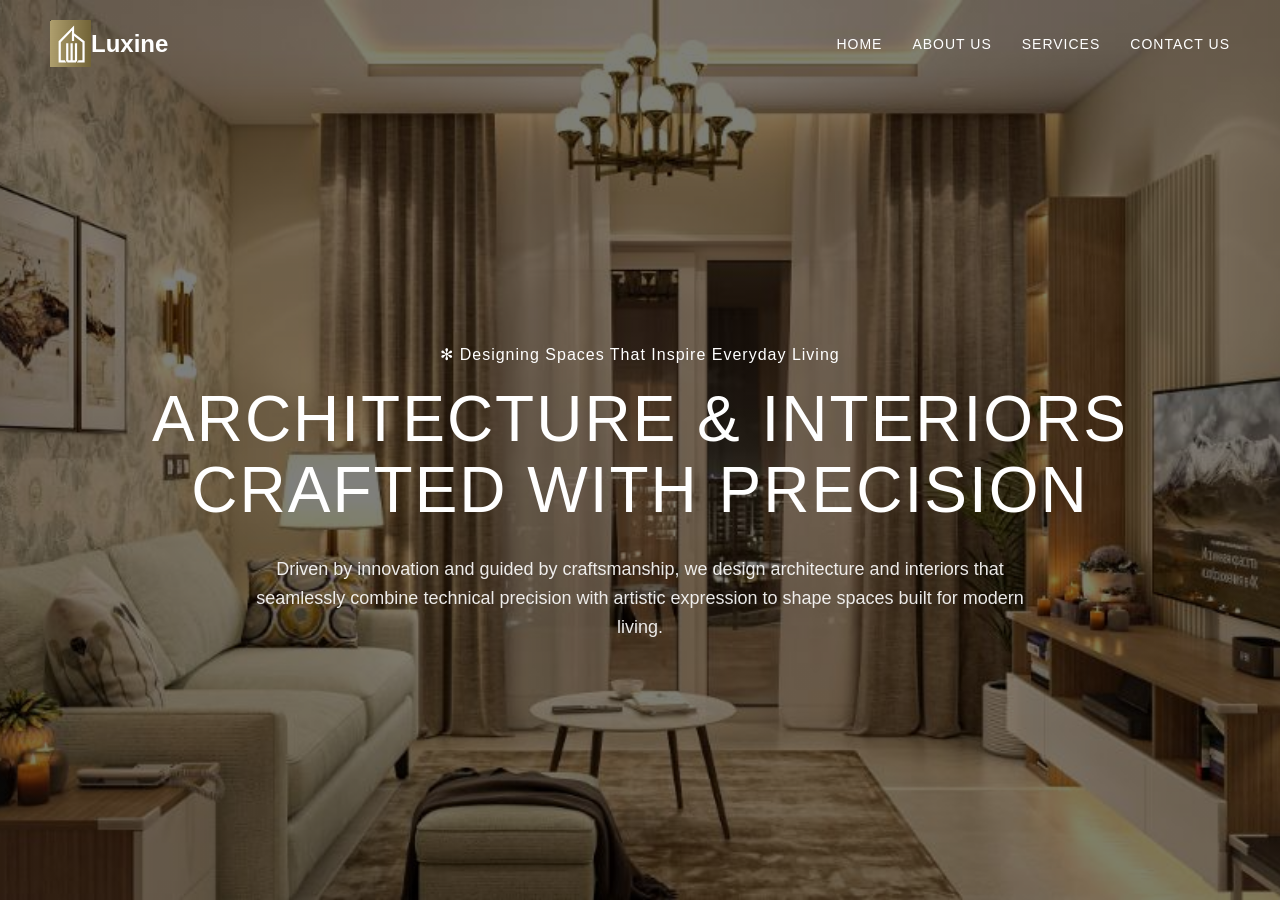
<file: index.html>
<!DOCTYPE html>
<html lang="en">
<head>
    <meta charset="UTF-8">
    <meta name="viewport" content="width=device-width, initial-scale=1.0">
    <title>Luxine - Architecture & Interiors</title>
    <link rel="stylesheet" href="style.css">
</head>
<body>

    <section class="hero-section">
        <nav class="navbar">
            <div class="logo">
                <img src="logo3.png" alt="Luxine Logo">
                <span>Luxine</span>
            </div>
            <ul class="nav-links">
                <li><a href="index.html">HOME </a></li>
                <li><a href="about us1.html">ABOUT US</a></li>
                <li><a href="services1.html">SERVICES</a></li>
                <li><a href="contact us1.html">CONTACT US</a></li>
            </ul>
        </nav>

        <div class="hero-content">
            <p class="sub-headline">✻ Designing Spaces That Inspire Everyday Living</p>
            <h1>ARCHITECTURE & INTERIORS <br> CRAFTED WITH PRECISION</h1>
            <p class="description">
                Driven by innovation and guided by craftsmanship, we design architecture and interiors that seamlessly combine technical precision with artistic expression to shape spaces built for modern living.
            </p>
        </div>
    </section>
   </body>
   </html>
</file>
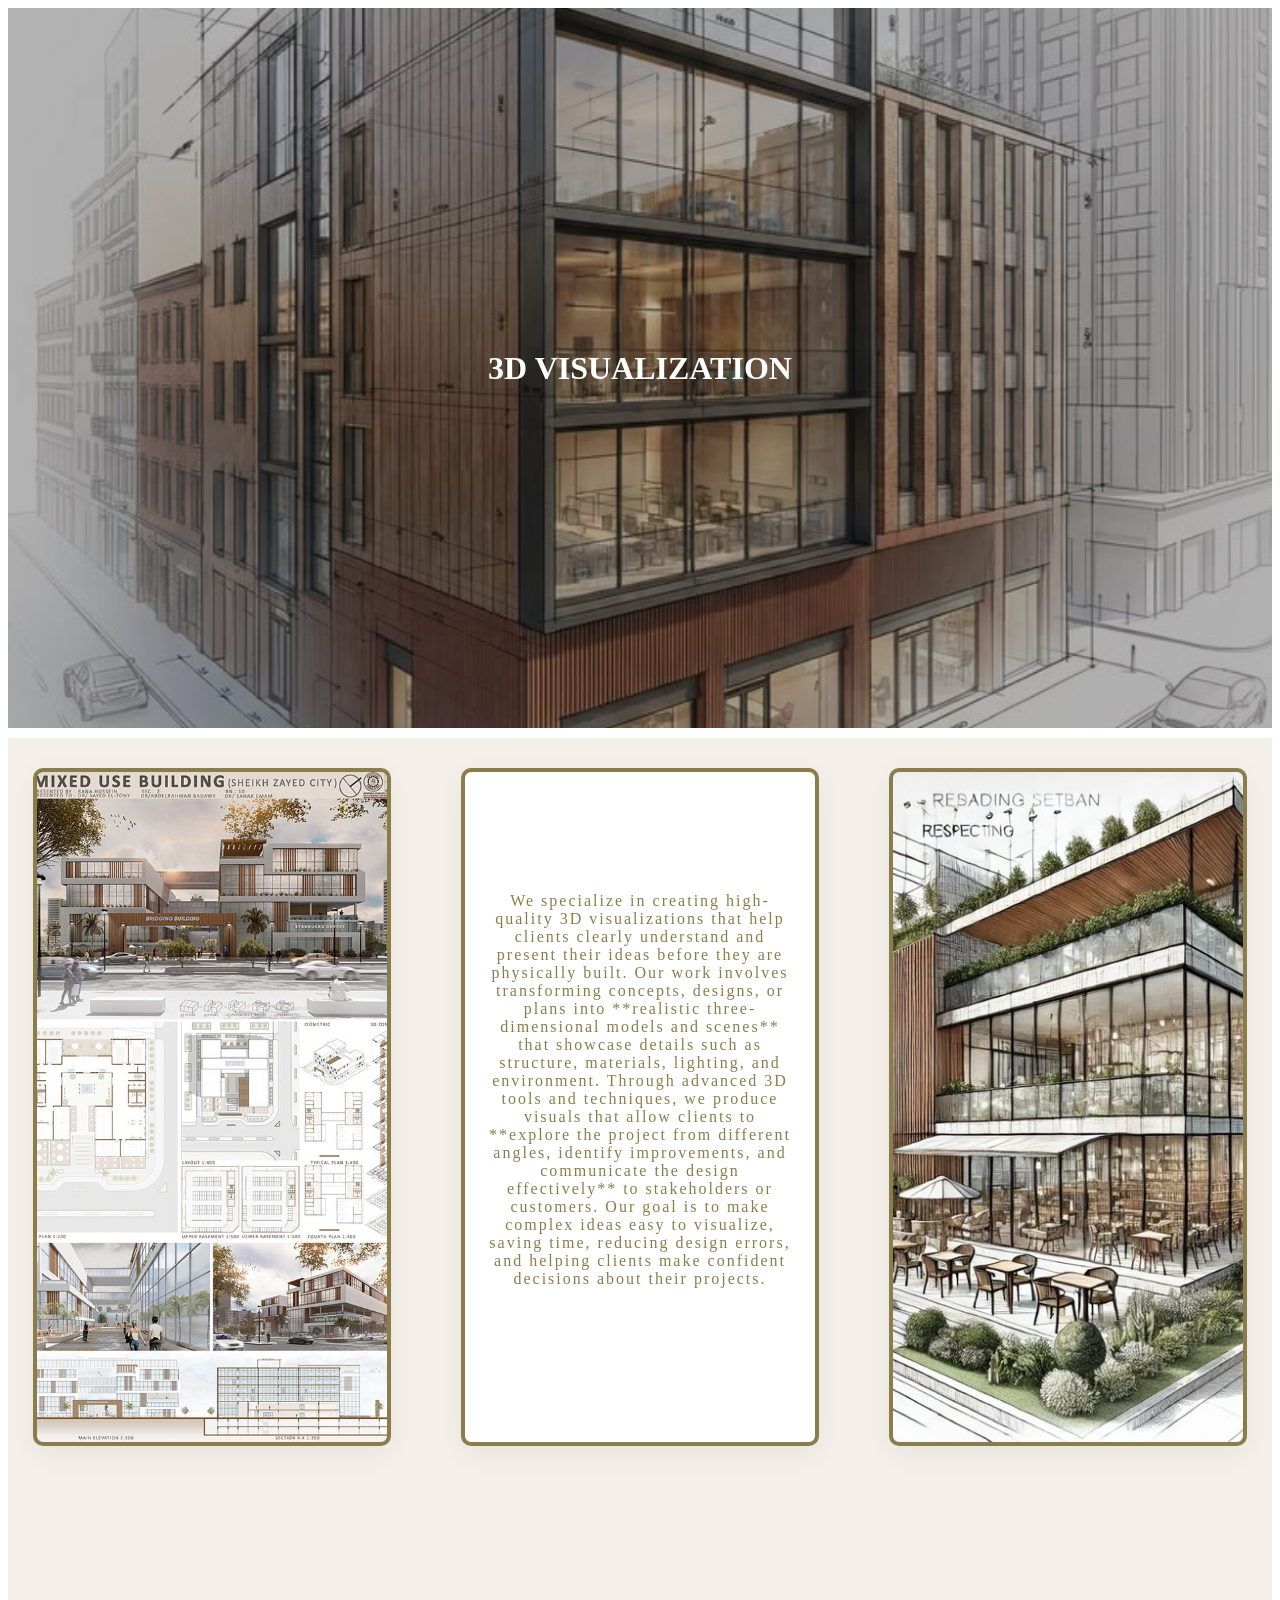
<file: 3Dvisualization.html>
<!DOCTYPE html>
<html>
    <head>
        <title>INTERIOR DESIGN</title>
        <style>
   * {
    
   }
   .hero-section {
    width: 100%;
    height: 80vh;
    background: linear-gradient(rgba(0,0,0,0.3), rgba(0,0,0,0.3)), 
                url('pic56.jpg') center/cover no-repeat;
    color: white;
    display: flex;
    flex-direction: column;
    margin-bottom: 10PX;
}
.hero-content {
    flex-grow: 1;
    display: flex;
    flex-direction: column;
    justify-content: center;
    align-items: center;
    text-align: center;
    padding: 0 10%;
    height: 80vh;
}
.hero-content h1{
    font: size 40%;
}
.container{
    background-color: #f4efe8;
    height: 100vh;
}
.boxes {
    display: grid;
    grid-template-columns: 1fr 1fr 1fr;
    gap: 20px;
     
}
.box1{
 background: #ffffff;
    padding: 20px;
    border-radius: 10px;
    box-shadow: 0 8px 30px rgba(0,0,0,0.05);
    height: 70vh;
    margin-left:25px; 
    margin-top: 30px;
    margin-right: 25px;
    background:url(pic54.jpg) center/ cover no-repeat;
    overflow: hidden;
    border:#8B7D4B solid  4px;
}
.box2{
 background: #ffffff;
    padding: 20px;
    border-radius: 10px;
    box-shadow: 0 8px 30px rgba(0,0,0,0.05);
    height: 70vh;
    margin-left:25px; 
    margin-top: 30px;
    margin-right: 25px;
    
    overflow: hidden;
    border:#8B7D4B solid  4px;
}
.box-content
{
   flex-grow: 1;
    display: flex;
    flex-direction: column;
    justify-content: center;
    align-items: center;
    text-align: center; 
    color:#E8DCCB;
    font-family: serif;
    letter-spacing: 2PX;
}
.box-content p{
    margin-top: 100px;
    color:#8B7D4B;
}
.box3{
 background: #ffffff;
    padding: 20px;
    border-radius: 10px;
    box-shadow: 0 8px 30px rgba(0,0,0,0.05);
    height: 70vh;
    margin-left:25px; 
    margin-top: 30px;
    margin-right: 25px;
    background:url(pic55.jpg) center/ cover no-repeat;
    overflow: hidden;
    border:#8B7D4B solid  4px;
}

        </style>
    </head>
    <body>
        <div class="hero-section">
             <div class="hero-content">
                  <h1>3D VISUALIZATION</h1>
            </div>
        </div>
        <div class="container">
           <div class="boxes">
            <div class="box1">

            </div>
            <div class="box2">
              <div class="box-content">
                <p>
                    We specialize in creating high-quality 3D visualizations that help clients clearly understand and present their ideas before they are physically built. Our work involves transforming concepts, designs, or plans into **realistic three-dimensional models and scenes** that showcase details such as structure, materials, lighting, and environment. Through advanced 3D tools and techniques, we produce visuals that allow clients to **explore the project from different angles, identify improvements, and communicate the design effectively** to stakeholders or customers. Our goal is to make complex ideas easy to visualize, saving time, reducing design errors, and helping clients make confident decisions about their projects.

                </p>
              </div>
           </div>
           <div class="box3">

           </div>
    </body>
    
</html>
</file>
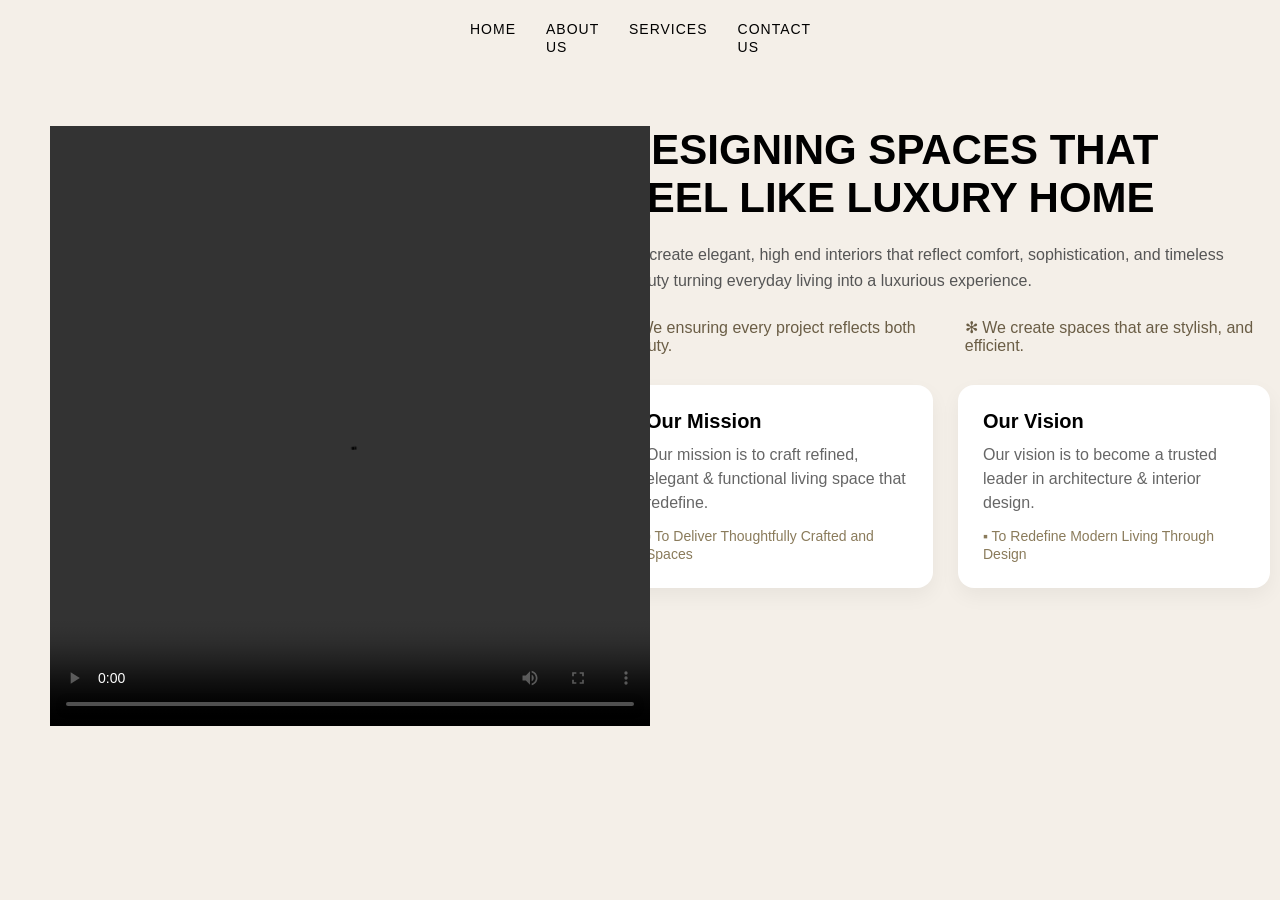
<file: about us1.html>
<!DOCTYPE html>
<html lang="en">
<head>
<meta charset="UTF-8">
<title>Luxury Interior Section</title>
<link rel="stylesheet" href="style1.css">
</head>

<body>
     
    <section class="hero-section">
        <nav class="navbar">
     <ul class="nav-links">
                <li><a href="index.html">HOME </a></li>
                <li><a href="about us1.html">ABOUT US</a></li>
                <li><a href="services1.html">SERVICES</a></li>
                <li><a href="contact us1.html">CONTACT US</a></li>
            </ul>
        </nav>
        </section>

<section class="hero">

    
    <div class="hero-left">
        <video controls  class="video">
            <source src="vedio.mp4" type="video/mp4">
        </video>
    </div>

    
    <div class="hero-right">

        <h1>DESIGNING SPACES THAT FEEL LIKE LUXURY HOME</h1>

        <p class="subtitle">
            We create elegant, high end interiors that reflect comfort,
            sophistication, and timeless beauty turning everyday living
            into a luxurious experience.
        </p>

        <div class="features">
            <div>✻ We ensuring every project reflects both beauty.</div>
            <div>✻ We create spaces that are stylish, and efficient.</div>
        </div>

        <div class="boxes">

            <div class="box">
                <h3>Our Mission</h3>
                <p>
                    Our mission is to craft refined, elegant &
                    functional living space that redefine.
                </p>
                <span class="box-point">
                    ▪ To Deliver Thoughtfully Crafted and Spaces
                </span>
            </div>

            <div class="box">
                <h3>Our Vision</h3>
                <p>
                    Our vision is to become a trusted leader
                    in architecture & interior design.
                </p>
                <span class="box-point">
                    ▪ To Redefine Modern Living Through Design
                </span>
            </div>

        </div>

        

    </div>

</section>

</body>
</html>
</file>
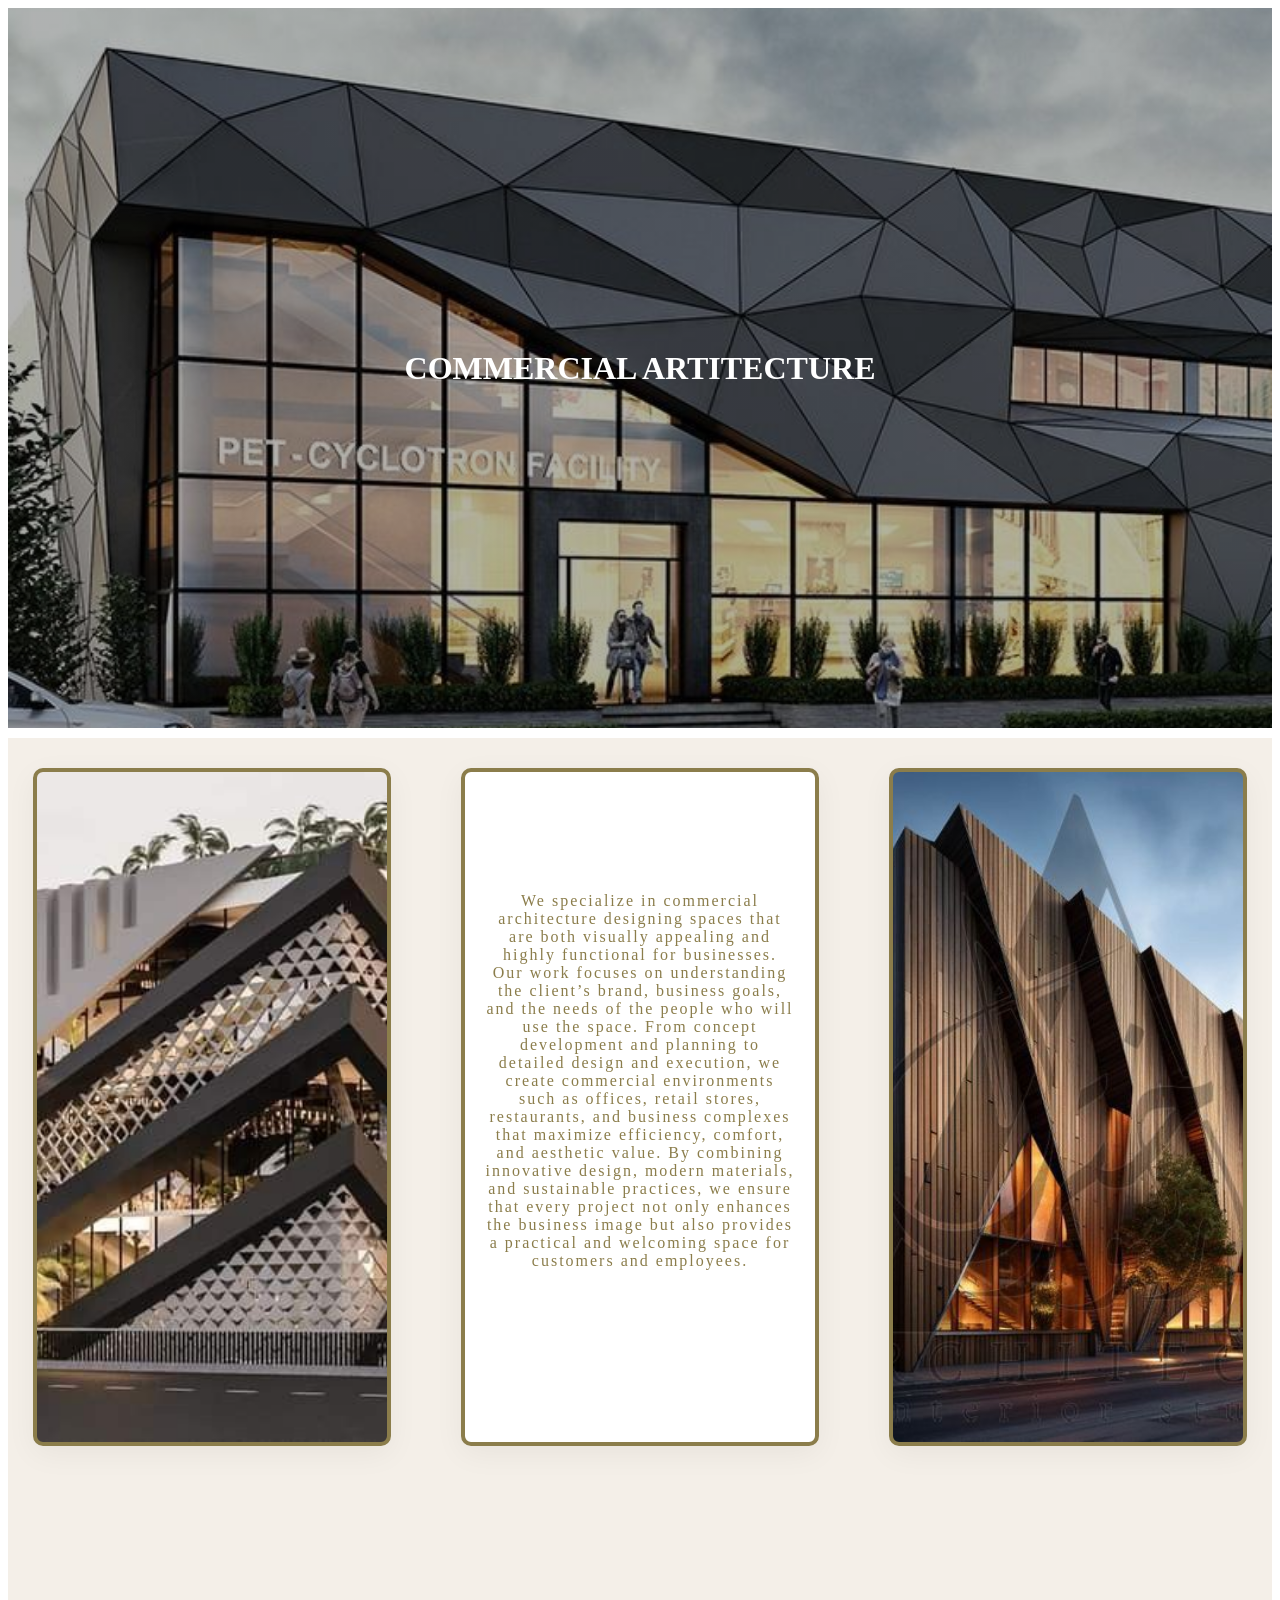
<file: comercialartitecture.html>
<!DOCTYPE html>
<html>
    <head>
        <title>INTERIOR DESIGN</title>
        <style>
   * {
    
   }
   .hero-section {
    width: 100%;
    height: 80vh;
    background: linear-gradient(rgba(0,0,0,0.3), rgba(0,0,0,0.3)), 
                url('pic41.jpg') center/cover no-repeat;
    color: white;
    display: flex;
    flex-direction: column;
    margin-bottom: 10PX;
}
.hero-content {
    flex-grow: 1;
    display: flex;
    flex-direction: column;
    justify-content: center;
    align-items: center;
    text-align: center;
    padding: 0 10%;
    height: 80vh;
}
.hero-content h1{
    font: size 40%;
}
.container{
    background-color: #f4efe8;
    height: 100vh;
}
.boxes {
    display: grid;
    grid-template-columns: 1fr 1fr 1fr;
    gap: 20px;
     
}
.box1{
 background: #ffffff;
    padding: 20px;
    border-radius: 10px;
    box-shadow: 0 8px 30px rgba(0,0,0,0.05);
    height: 70vh;
    margin-left:25px; 
    margin-top: 30px;
    margin-right: 25px;
    background:url(pic42.jpg) center/ cover no-repeat;
    overflow: hidden;
    border:#8B7D4B solid  4px;
}
.box2{
 background: #ffffff;
    padding: 20px;
    border-radius: 10px;
    box-shadow: 0 8px 30px rgba(0,0,0,0.05);
    height: 70vh;
    margin-left:25px; 
    margin-top: 30px;
    margin-right: 25px;
    
    overflow: hidden;
    border:#8B7D4B solid  4px;
}
.box-content
{
   flex-grow: 1;
    display: flex;
    flex-direction: column;
    justify-content: center;
    align-items: center;
    text-align: center; 
    color:#E8DCCB;
    font-family: serif;
    letter-spacing: 2PX;
}
.box-content p{
    margin-top: 100px;
    color:#8B7D4B;
}
.box3{
 background: #ffffff;
    padding: 20px;
    border-radius: 10px;
    box-shadow: 0 8px 30px rgba(0,0,0,0.05);
    height: 70vh;
    margin-left:25px; 
    margin-top: 30px;
    margin-right: 25px;
    background:url(pic43.jpg) center/ cover no-repeat;
    overflow: hidden;
    border:#8B7D4B solid  4px;
}

        </style>
    </head>
    <body>
        <div class="hero-section">
             <div class="hero-content">
                  <h1>COMMERCIAL ARTITECTURE</h1>
            </div>
        </div>
        <div class="container">
           <div class="boxes">
            <div class="box1">

            </div>
            <div class="box2">
              <div class="box-content">
                    <p>We specialize in commercial architecture designing spaces that are both visually appealing and highly functional for businesses. Our work focuses on understanding the client’s brand, business goals, and the needs of the people who will use the space. From concept development and planning to detailed design and execution, we create commercial environments such as offices, retail stores, restaurants, and business complexes that maximize efficiency, comfort, and aesthetic value. By combining innovative design, modern materials, and sustainable practices, we ensure that every project not only enhances the business image but also provides a practical and welcoming space for customers and employees.
</p>
               </div>
            </div>
           <div class="box3">

           </div>
           </div>
            <h4 onclick="gotopage()" style="margin-left: 1400px; margin-top: 60px; letter-spacing: 2px;cursor: pointer;">==></h4>
        </div>
        <script>
            function gotopage() {
                window.location.href= "culnaryinteriors.html";
            }
        </script>
    </body>
    
</html>
</file>
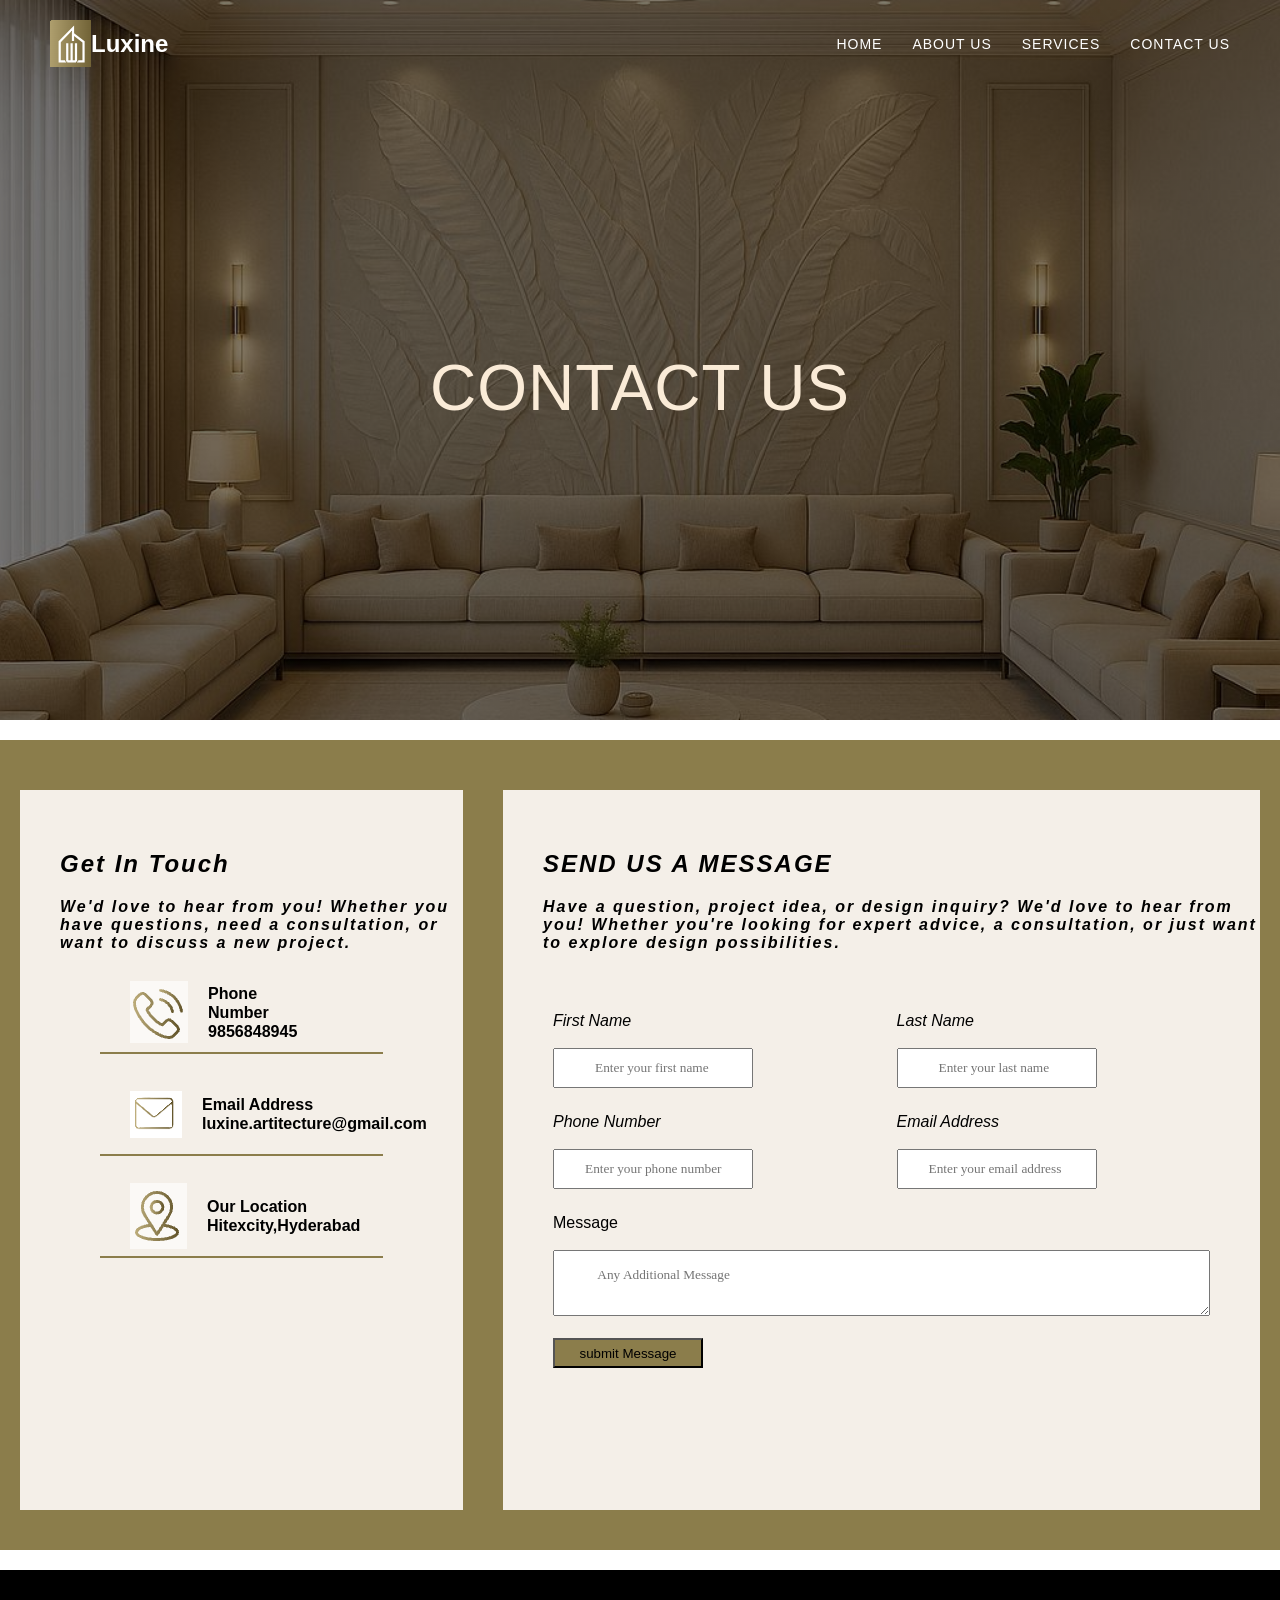
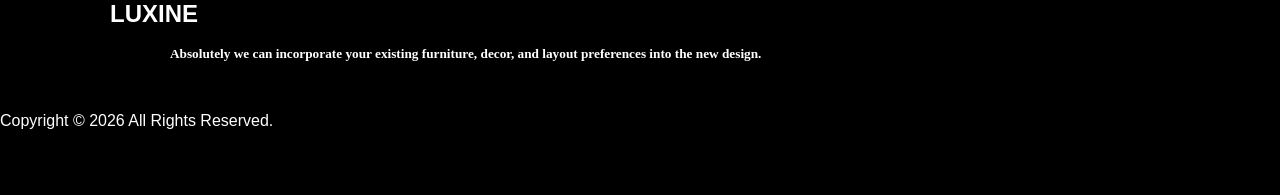
<file: contact us1.html>
<!DOCTYPE html>
<html lang="en">
<head>
<meta charset="UTF-8">
<title>Luxury Interior Section</title>
<link rel="stylesheet" href="style3.css">
</head>

<body>
    <section class="hero-section">
        <nav class="navbar">
              <div class="logo">
                <img src="logo3.png" alt="Luxine Logo">
                <span>Luxine</span>
            </div>
     <ul class="nav-links">
                <li><a href="index.html">HOME </a></li>
                <li><a href="about us1.html">ABOUT US</a></li>
                <li><a href="services1.html">SERVICES</a></li>
                <li><a href="contact us1.html">CONTACT US</a></li>
            </ul>
        </nav><div class="hero-content">
            <h1>CONTACT US</h1>
        </div>
     </section>
 <div class="container">
    <div class="boxes">
            <div class="box1">
              <h2>Get In Touch</h2>
              <h4>We'd love to hear from you! Whether you have questions, need a consultation, or want to discuss a new project.</h4>
        <div class="box1-content">
            <div class="logo2">
                <img src="pic30.png"><h6>Phone Number  9856848945</h6>
            </div>
        </div>
        <div class="box1-content">
             <div class="logo2">
                <img src="pic 31.png"><h6>Email Address  luxine.artitecture@gmail.com</h6>
            </div>       
        </div>
        <div class="box1-content">
             <div class="logo2">
                <img src="pic32.png"><h6>Our Location   Hitexcity,Hyderabad </h6>
            </div>
        </div>    
    </div>
     <box class="box2">
        
       <h2> SEND US A MESSAGE</h2>
       <h4>Have a question, project idea, or design inquiry? We'd love to hear from you! Whether you're looking for expert advice, a consultation, or just want to explore design possibilities.</h4>
       <div class="formcontainer">
       <form>
        <div class="row">
            <div class="form-group">
               <label for="First Name" style=" font-style: oblique;"> First Name</label><br><br>
               <input type="text" name="First Name"  id="First Name" placeholder="            Enter your first name" style="width: 200px; height:40px; font-family: oblique;"><br>
            </div>
            <div class="form-group">
               <label for="Last Name" style=" font-style: oblique;"> Last Name</label><br><br>
               <input type="text" name="Last Name"  id="Last Name" placeholder="            Enter your last name" style="width: 200px; height:40px; font-family: oblique;"><br>
            </div>
         </div>
        <div class="row">
            <div class="form-group">
                <laber for="Phone Number" min="0" max="9" style=" font-style: oblique;">Phone Number</laber><br><br>
                <input type="number" name="num"placeholder="         Enter your phone number" style="width: 200px; height:40px; font-family: oblique;">
            </div>
            <div class="form-group">
                <laber for="Email Address" style=" font-style: oblique;">Email Address</laber><br><br>
                <input  type="email" id="email" name="Email Address " placeholder="         Enter your email address" style="width: 200px; height:40px; font-family: oblique;">
            </div>
        </div>
                Message <br><BR>
            <textarea rows="4" cols="80" placeholder="  
             Any Additional Message" style="font-family: oblique;"></textarea><br><br>
              <input  onclick="goToPage()"        type="submit" value="submit Message" style="background-color:  #8B7D4B ;width: 150px; height:30px;"/>
        
       </form>
       </div>

     
     </div>
     
    </div>
<div class="container3">
     <div class="box3">
        <h2>LUXINE</h2><br>
              <H5 style="margin-left: 60px; font-family: oblique;">Absolutely we can incorporate your existing furniture, decor, and layout preferences into the new design.</H5>
     </div>
     <p style="color: white;">Copyright © 2026 All Rights Reserved.</p>
</div>
   <script>
     function goToPage() {
            window.location.href= "submit.html" ;
     }
   </script>             
     
</body>
</html>
</file>
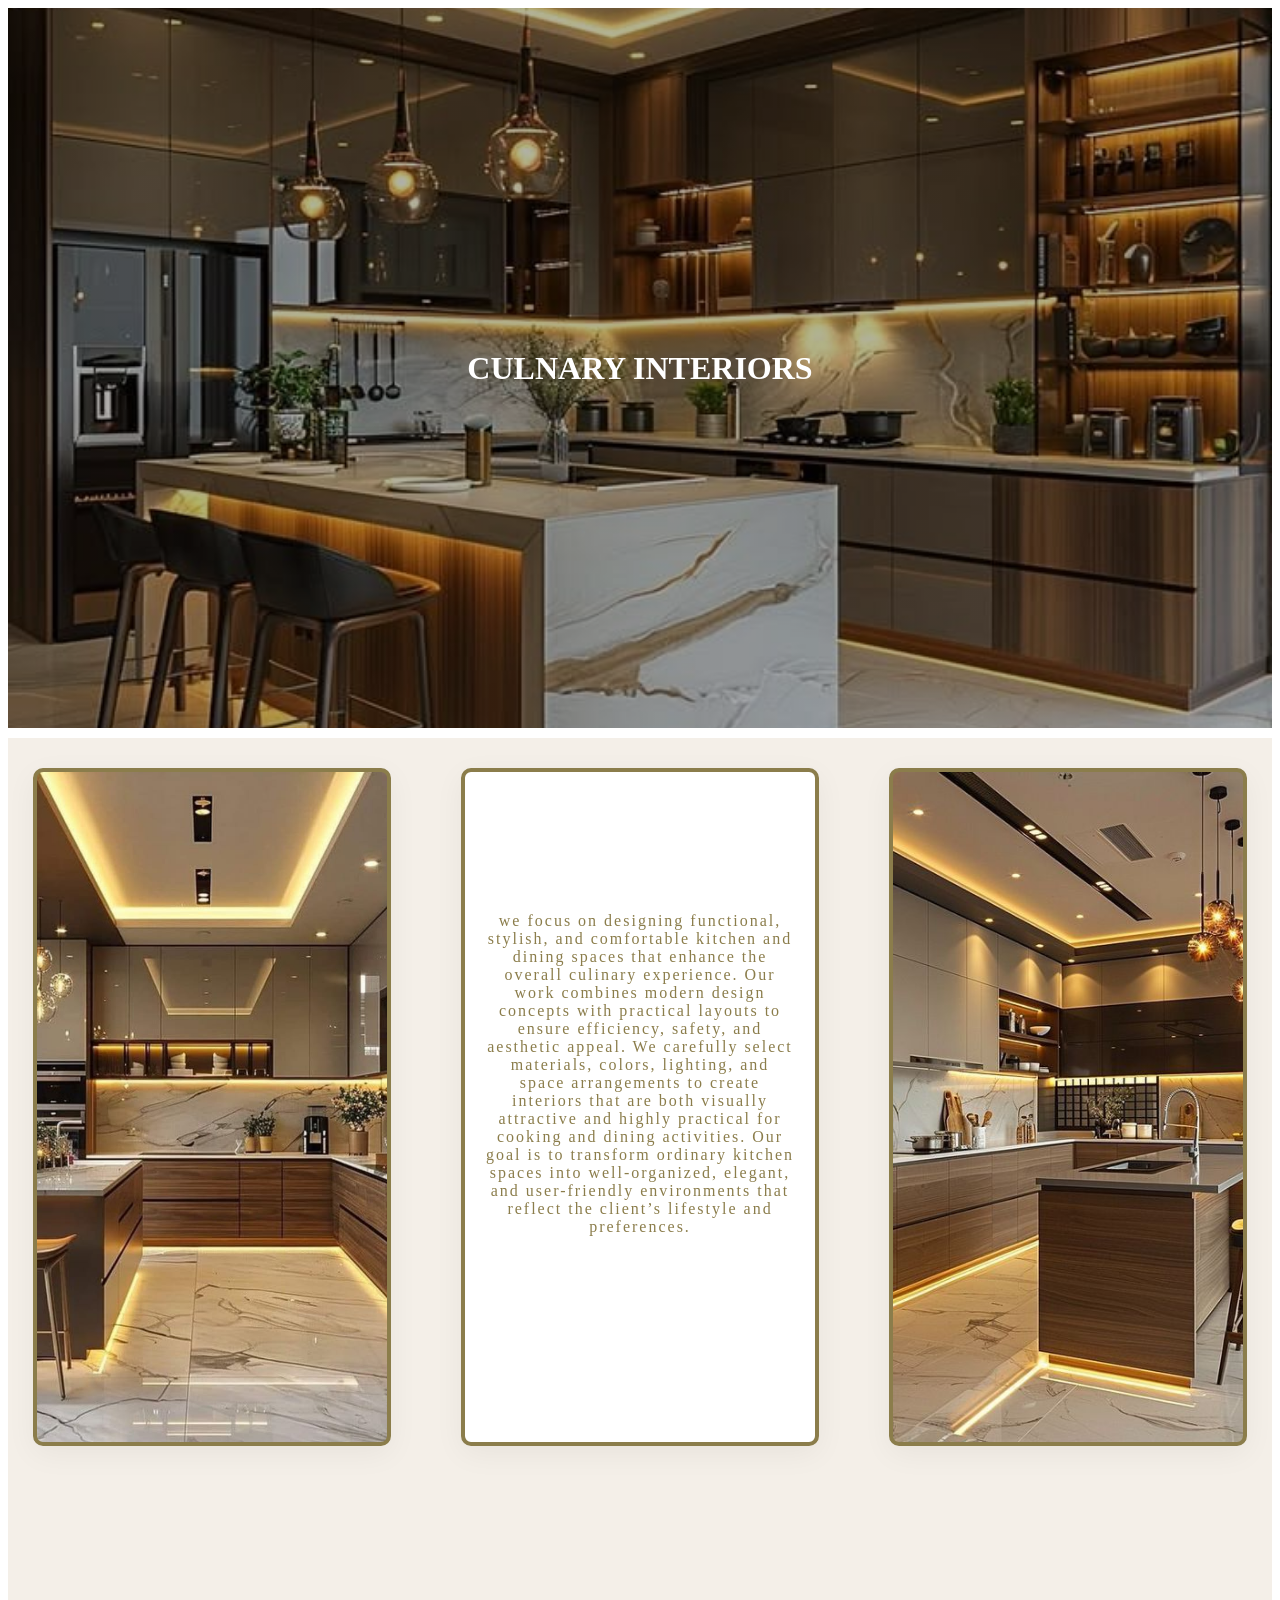
<file: culnaryinteriors.html>
<!DOCTYPE html>
<html>
    <head>
        <title>INTERIOR DESIGN</title>
        <style>
   * {
    
   }
   .hero-section {
    width: 100%;
    height: 80vh;
    background: linear-gradient(rgba(0,0,0,0.3), rgba(0,0,0,0.3)), 
                url('pic44.jpg') center/cover no-repeat;
    color: white;
    display: flex;
    flex-direction: column;
    margin-bottom: 10PX;
}
.hero-content {
    flex-grow: 1;
    display: flex;
    flex-direction: column;
    justify-content: center;
    align-items: center;
    text-align: center;
    padding: 0 10%;
    height: 80vh;
}
.hero-content h1{
    font: size 40%;
}
.container{
    background-color: #f4efe8;
    height: 100vh;
}
.boxes {
    display: grid;
    grid-template-columns: 1fr 1fr 1fr;
    gap: 20px;
     
}
.box1{
 background: #ffffff;
    padding: 20px;
    border-radius: 10px;
    box-shadow: 0 8px 30px rgba(0,0,0,0.05);
    height: 70vh;
    margin-left:25px; 
    margin-top: 30px;
    margin-right: 25px;
    background:url(pic47.jpg) center/ cover no-repeat;
    overflow: hidden;
    border:#8B7D4B solid  4px;
}
.box2{
 background: #ffffff;
    padding: 20px;
    border-radius: 10px;
    box-shadow: 0 8px 30px rgba(0,0,0,0.05);
    height: 70vh;
    margin-left:25px; 
    margin-top: 30px;
    margin-right: 25px;
    
    overflow: hidden;
    border:#8B7D4B solid  4px;
}
.box-content
{
   flex-grow: 1;
    display: flex;
    flex-direction: column;
    justify-content: center;
    align-items: center;
    text-align: center; 
    color:#E8DCCB;
    font-family: serif;
    letter-spacing: 2PX;
}
.box-content p{
    margin-top: 120px;
    color:#8B7D4B;
}
.box3{
 background: #ffffff;
    padding: 20px;
    border-radius: 10px;
    box-shadow: 0 8px 30px rgba(0,0,0,0.05);
    height: 70vh;
    margin-left:25px; 
    margin-top: 30px;
    margin-right: 25px;
    background:url(pic46.jpg) center/ cover no-repeat;
    overflow: hidden;
    border:#8B7D4B solid  4px;
}

        </style>
    </head>
    <body>
        <div class="hero-section">
             <div class="hero-content">
                  <h1>CULNARY INTERIORS</h1>
            </div>
        </div>
        <div class="container">
           <div class="boxes">
            <div class="box1">

            </div>
            <div class="box2">
              <div class="box-content">
                 <p>we focus on designing functional, stylish, and comfortable kitchen and dining spaces that enhance the overall culinary experience. Our work combines modern design concepts with practical layouts to ensure efficiency, safety, and aesthetic appeal. We carefully select materials, colors, lighting, and space arrangements to create interiors that are both visually attractive and highly practical for cooking and dining activities. Our goal is to transform ordinary kitchen spaces into well-organized, elegant, and user-friendly environments that reflect the client’s lifestyle and preferences.</p>
              </div>
           </div>
           <div class="box3">

           </div>
           </div>
            <h4 onclick="gotopage()" style="margin-left: 1400px; margin-top: 60px; letter-spacing: 2px;cursor: pointer;">==></h4>
        </div>
        <script>
            function gotopage(){
                window.location.href= "outdoor space.html"
            }
        </script>
    </body>
    
</html>
</file>
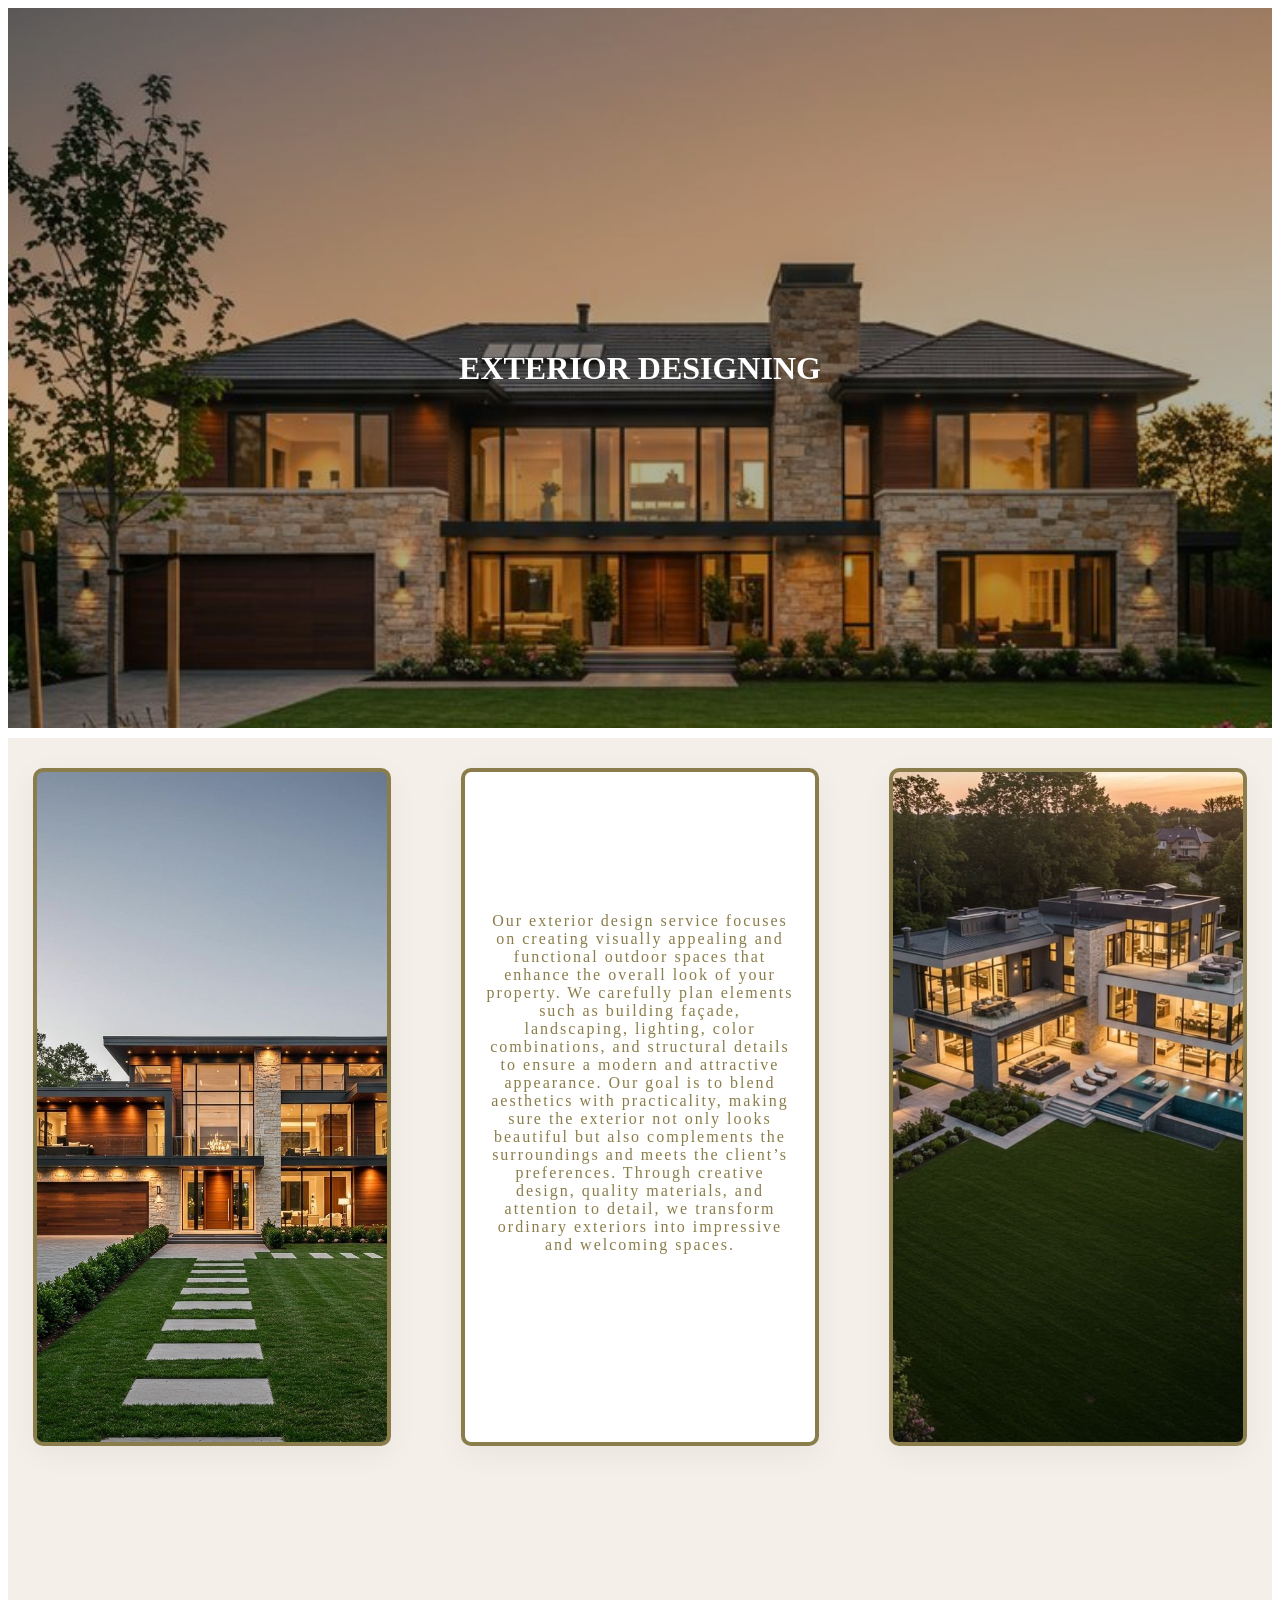
<file: exteriordesign.html>
<!DOCTYPE html>
<html>
    <head>
        <title>INTERIOR DESIGN</title>
        <style>
   * {
    
   }
   .hero-section {
    width: 100%;
    height: 80vh;
    background: linear-gradient(rgba(0,0,0,0.3), rgba(0,0,0,0.3)), 
                url('pic38.jpg') center/cover no-repeat;
    color: white;
    display: flex;
    flex-direction: column;
    margin-bottom: 10PX;
}
.hero-content {
    flex-grow: 1;
    display: flex;
    flex-direction: column;
    justify-content: center;
    align-items: center;
    text-align: center;
    padding: 0 10%;
    height: 80vh;
}
.hero-content h1{
    font: size 40%;
}
.container{
    background-color: #f4efe8;
    height: 100vh;
}
.boxes {
    display: grid;
    grid-template-columns: 1fr 1fr 1fr;
    gap: 20px;
     
}
.box1{
 background: #ffffff;
    padding: 20px;
    border-radius: 10px;
    box-shadow: 0 8px 30px rgba(0,0,0,0.05);
    height: 70vh;
    margin-left:25px; 
    margin-top: 30px;
    margin-right: 25px;
    background:url(pic39.jpg) center/ cover no-repeat;
    overflow: hidden;
    border:#8B7D4B solid  4px;
}
.box2{
 background: #ffffff;
    padding: 20px;
    border-radius: 10px;
    box-shadow: 0 8px 30px rgba(0,0,0,0.05);
    height: 70vh;
    margin-left:25px; 
    margin-top: 30px;
    margin-right: 25px;
    
    overflow: hidden;
    border:#8B7D4B solid  4px;
}
.box-content
{
   flex-grow: 1;
    display: flex;
    flex-direction: column;
    justify-content: center;
    align-items: center;
    text-align: center; 
    color:#E8DCCB;
    font-family: serif;
    letter-spacing: 2PX;
}
.box-content p{
    margin-top: 120px;
    color:#8B7D4B;
}
.box3{
 background: #ffffff;
    padding: 20px;
    border-radius: 10px;
    box-shadow: 0 8px 30px rgba(0,0,0,0.05);
    height: 70vh;
    margin-left:25px; 
    margin-top: 30px;
    margin-right: 25px;
    background:url(pic40.jpg) center/ cover no-repeat;
    overflow: hidden;
    border:#8B7D4B solid  4px;
}

        </style>
    </head>
    <body>
        <div class="hero-section">
             <div class="hero-content">
                  <h1>EXTERIOR DESIGNING</h1>
            </div>
        </div>
        <div class="container">
           <div class="boxes">
            <div class="box1">

            </div>
            <div class="box2">
              <div class="box-content">
                    <p>Our exterior design service focuses on creating visually appealing and functional outdoor spaces that enhance the overall look of your property. We carefully plan elements such as building façade, landscaping, lighting, color combinations, and structural details to ensure a modern and attractive appearance. Our goal is to blend aesthetics with practicality, making sure the exterior not only looks beautiful but also complements the surroundings and meets the client’s preferences. Through creative design, quality materials, and attention to detail, we transform ordinary exteriors into impressive and welcoming spaces.</p>
               </div>
            </div>
           <div class="box3">

           </div>
           </div>
            <h4 onclick="gotopage()" style="margin-left: 1400px; margin-top: 60px; letter-spacing: 2px;cursor: pointer;">==></h4>
        </div>
        <script>
            function gotopage(){
                window.location.href= "comercialartitecture.html";
            }
        </script>
    </body>
    
</html>
</file>
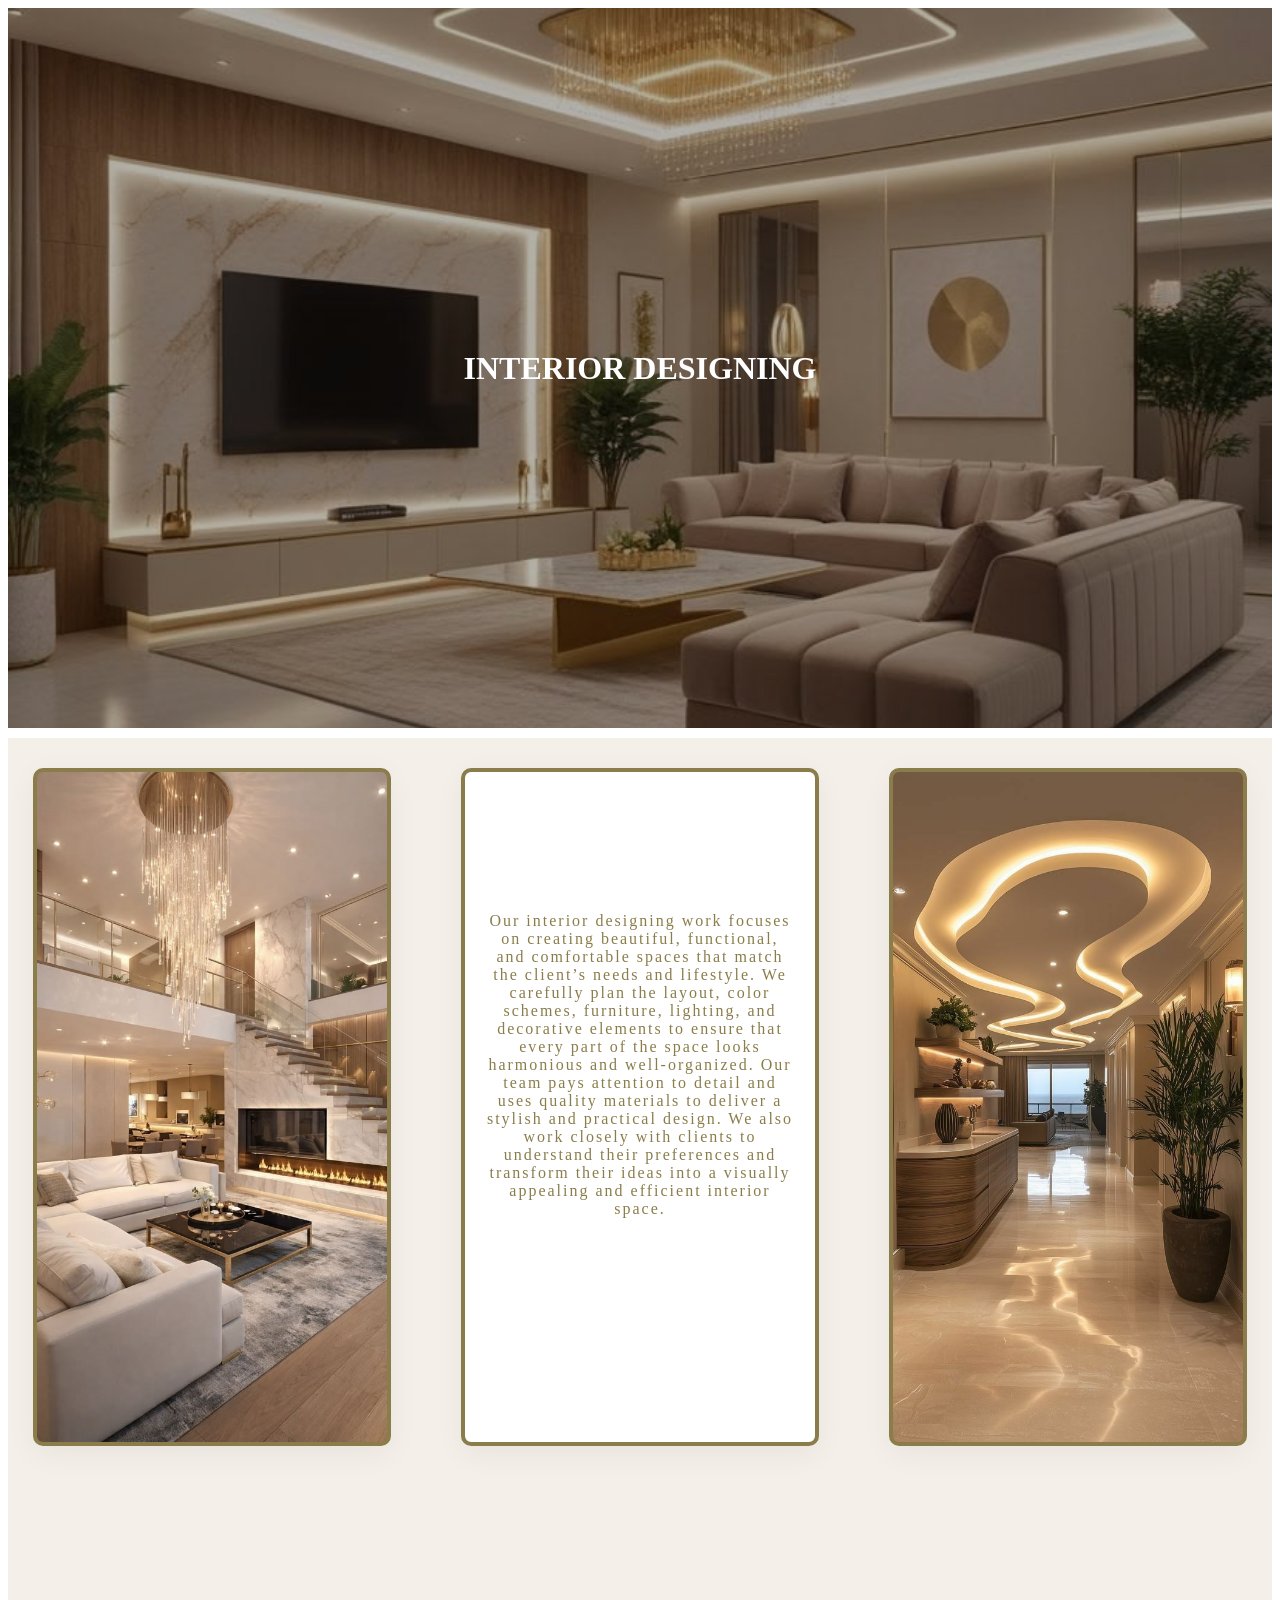
<file: interiordesign.html>
<!DOCTYPE html>
<html>
    <head>
        <title>INTERIOR DESIGN</title>
        <style>
   * {
    
   }
   .hero-section {
    width: 100%;
    height: 80vh;
    background: linear-gradient(rgba(0,0,0,0.3), rgba(0,0,0,0.3)), 
                url('pic34.jpg') center/cover no-repeat;
    color: white;
    display: flex;
    flex-direction: column;
    margin-bottom: 10PX;
}
.hero-content {
    flex-grow: 1;
    display: flex;
    flex-direction: column;
    justify-content: center;
    align-items: center;
    text-align: center;
    padding: 0 10%;
    height: 80vh;
}
.hero-content h1{
    font: size 40%;
}
.container{
    background-color: #f4efe8;
    height: 100vh;
}
.boxes {
    display: grid;
    grid-template-columns: 1fr 1fr 1fr;
    gap: 20px;
     
}
.box1{
 background: #ffffff;
    padding: 20px;
    border-radius: 10px;
    box-shadow: 0 8px 30px rgba(0,0,0,0.05);
    height: 70vh;
    margin-left:25px; 
    margin-top: 30px;
    margin-right: 25px;
    background:url(pic35.jpg) center/ cover no-repeat;
    overflow: hidden;
    border:#8B7D4B solid  4px;
}
.box2{
 background: #ffffff;
    padding: 20px;
    border-radius: 10px;
    box-shadow: 0 8px 30px rgba(0,0,0,0.05);
    height: 70vh;
    margin-left:25px; 
    margin-top: 30px;
    margin-right: 25px;
    
    overflow: hidden;
    border:#8B7D4B solid  4px;
}
.box-content
{
   flex-grow: 1;
    display: flex;
    flex-direction: column;
    justify-content: center;
    align-items: center;
    text-align: center; 
    color:#E8DCCB;
    font-family: serif;
    letter-spacing: 2PX;
}
.box-content p{
    margin-top: 120px;
    color:#8B7D4B;
}
.box3{
 background: #ffffff;
    padding: 20px;
    border-radius: 10px;
    box-shadow: 0 8px 30px rgba(0,0,0,0.05);
    height: 70vh;
    margin-left:25px; 
    margin-top: 30px;
    margin-right: 25px;
    background:url(pic36.jpg) center/ cover no-repeat;
    overflow: hidden;
    border:#8B7D4B solid  4px;
}
    

        </style>
    </head>
    <body>
        <div class="hero-section">
             <div class="hero-content">
                  <h1>INTERIOR DESIGNING</h1>
            </div>
        </div>
        <div class="container">
           <div class="boxes">
            <div class="box1">

            </div>
            <div class="box2">
              <div class="box-content">
                     <p>Our interior designing work focuses on creating beautiful, functional, and comfortable spaces that match the client’s needs and lifestyle. We carefully plan the layout, color schemes, furniture, lighting, and decorative elements to ensure that every part of the space looks harmonious and well-organized. Our team pays attention to detail and uses quality materials to deliver a stylish and practical design. We also work closely with clients to understand their preferences and transform their ideas into a visually appealing and efficient interior space.</p>
              </div>
           </div>
           <div class="box3">

           </div>
           </div>
           
           <h4 onclick="gotopage()" style="margin-left: 1400px; margin-top: 60px; letter-spacing: 2px;cursor: pointer;">==></h4>
           
        </div>
        <script>
            function gotopage(){
                window.location.href= "exteriordesign.html";
            }
        </script>
    </body>
    
</html>
</file>
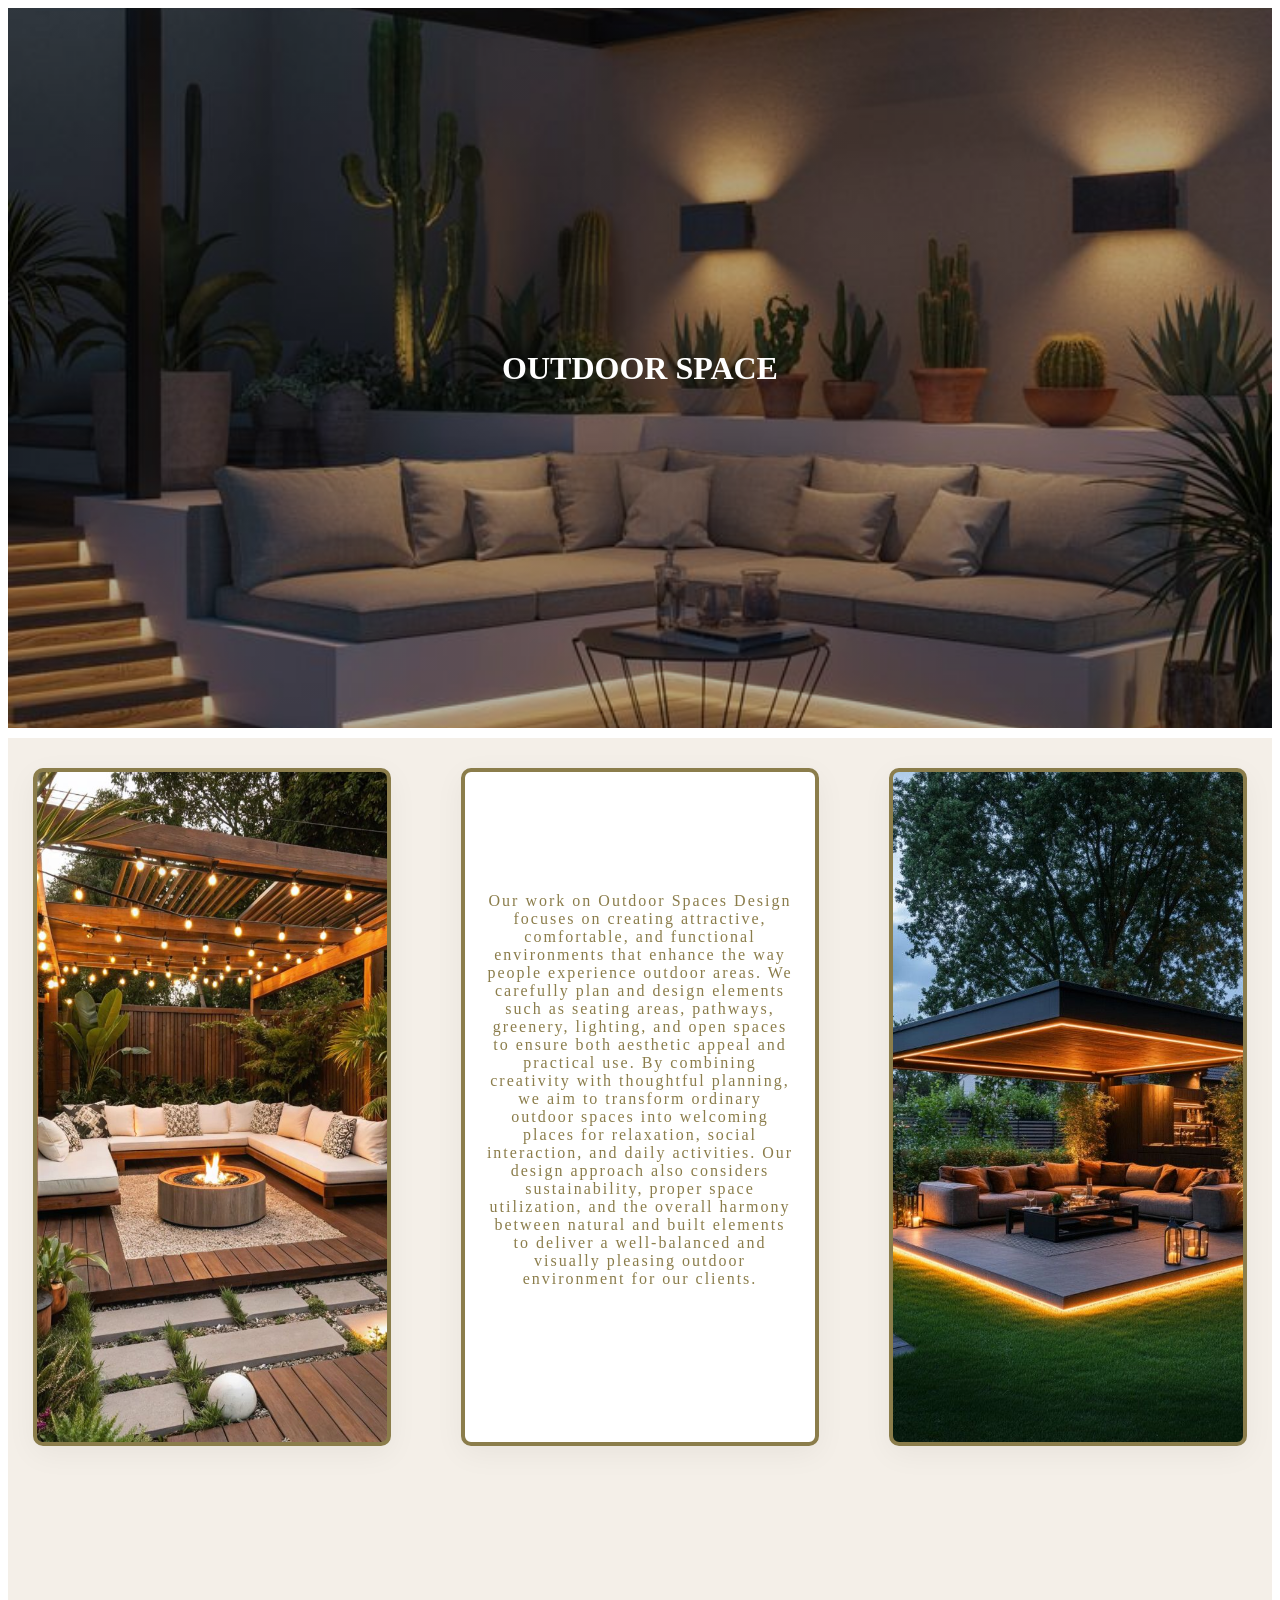
<file: outdoor space.html>
<!DOCTYPE html>
<html>
    <head>
        <title>INTERIOR DESIGN</title>
        <style>
   * {
    
   }
   .hero-section {
    width: 100%;
    height: 80vh;
    background: linear-gradient(rgba(0,0,0,0.3), rgba(0,0,0,0.3)), 
                url('pic50.jpg') center/cover no-repeat;
    color: white;
    display: flex;
    flex-direction: column;
    margin-bottom: 10PX;
}
.hero-content {
    flex-grow: 1;
    display: flex;
    flex-direction: column;
    justify-content: center;
    align-items: center;
    text-align: center;
    padding: 0 10%;
    height: 80vh;
}
.hero-content h1{
    font: size 40%;
}
.container{
    background-color: #f4efe8;
    height: 100vh;
}
.boxes {
    display: grid;
    grid-template-columns: 1fr 1fr 1fr;
    gap: 20px;
     
}
.box1{
 background: #ffffff;
    padding: 20px;
    border-radius: 10px;
    box-shadow: 0 8px 30px rgba(0,0,0,0.05);
    height: 70vh;
    margin-left:25px; 
    margin-top: 30px;
    margin-right: 25px;
    background:url(pic51.jpg) center/ cover no-repeat;
    overflow: hidden;
    border:#8B7D4B solid  4px;
}
.box2{
 background: #ffffff;
    padding: 20px;
    border-radius: 10px;
    box-shadow: 0 8px 30px rgba(0,0,0,0.05);
    height: 70vh;
    margin-left:25px; 
    margin-top: 30px;
    margin-right: 25px;
    
    overflow: hidden;
    border:#8B7D4B solid  4px;
}
.box-content
{
   flex-grow: 1;
    display: flex;
    flex-direction: column;
    justify-content: center;
    align-items: center;
    text-align: center; 
    color:#E8DCCB;
    font-family: serif;
    letter-spacing: 2PX;
}
.box-content p{
    margin-top: 100px;
    color:#8B7D4B;
}
.box3{
 background: #ffffff;
    padding: 20px;
    border-radius: 10px;
    box-shadow: 0 8px 30px rgba(0,0,0,0.05);
    height: 70vh;
    margin-left:25px; 
    margin-top: 30px;
    margin-right: 25px;
    background:url(pic52.jpg) center/ cover no-repeat;
    overflow: hidden;
    border:#8B7D4B solid  4px;
}

        </style>
    </head>
    <body>
        <div class="hero-section">
             <div class="hero-content">
                  <h1>OUTDOOR SPACE</h1>
            </div>
        </div>
        <div class="container">
           <div class="boxes">
            <div class="box1">

            </div>
            <div class="box2">
              <div class="box-content">
                <p>
                Our work on Outdoor Spaces Design focuses on creating attractive, comfortable, and functional environments that enhance the way people experience outdoor areas. We carefully plan and design elements such as seating areas, pathways, greenery, lighting, and open spaces to ensure both aesthetic appeal and practical use. By combining creativity with thoughtful planning, we aim to transform ordinary outdoor spaces into welcoming places for relaxation, social interaction, and daily activities. Our design approach also considers sustainability, proper space utilization, and the overall harmony between natural and built elements to deliver a well-balanced and visually pleasing outdoor environment for our clients.</p>
             </div>
           </div>
           <div class="box3">

           </div>
           </div>
            <h4 onclick="gotopage()" style="margin-left: 1400px; margin-top: 60px; letter-spacing: 2px; cursor: pointer;">==></h4>
        </div>
        <script>
            function gotopage() {
                window.location.href="3Dvisualization.html"
            }
        </script>
    </body>
    
</html>
</file>
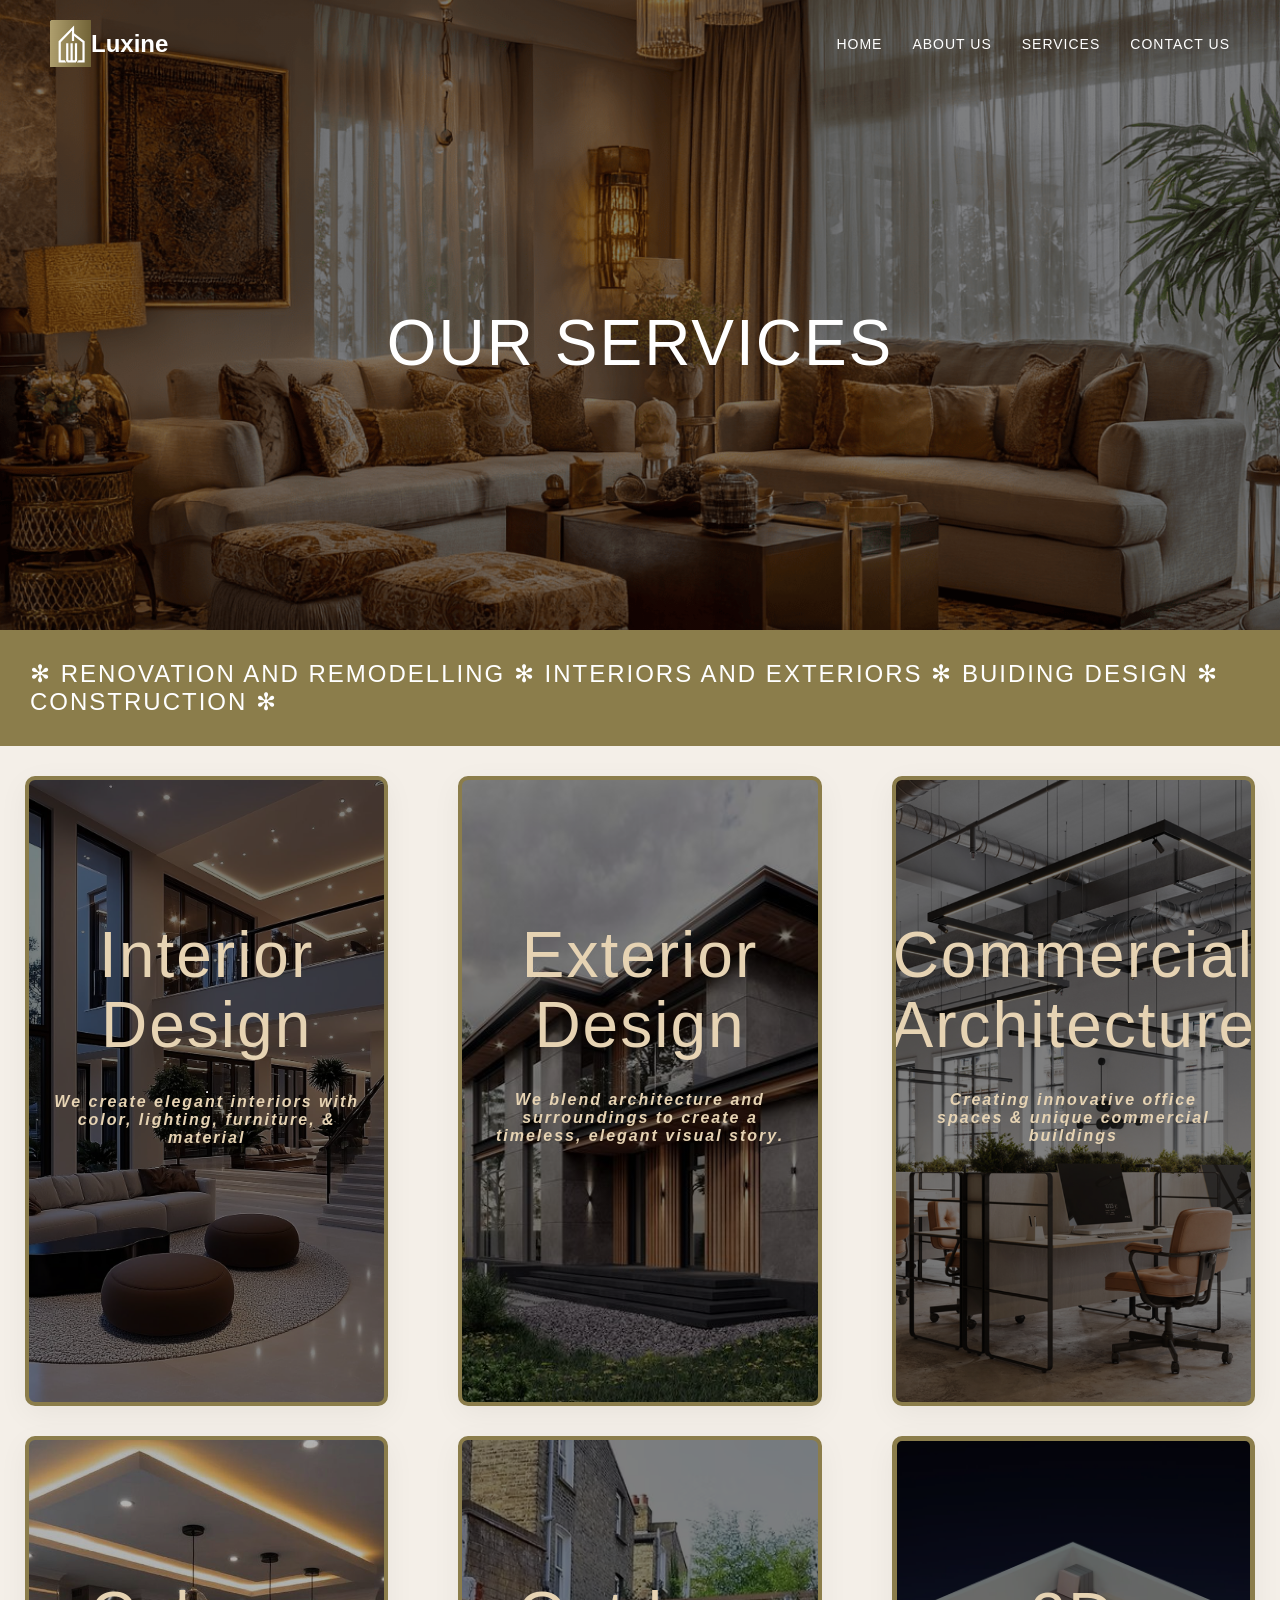
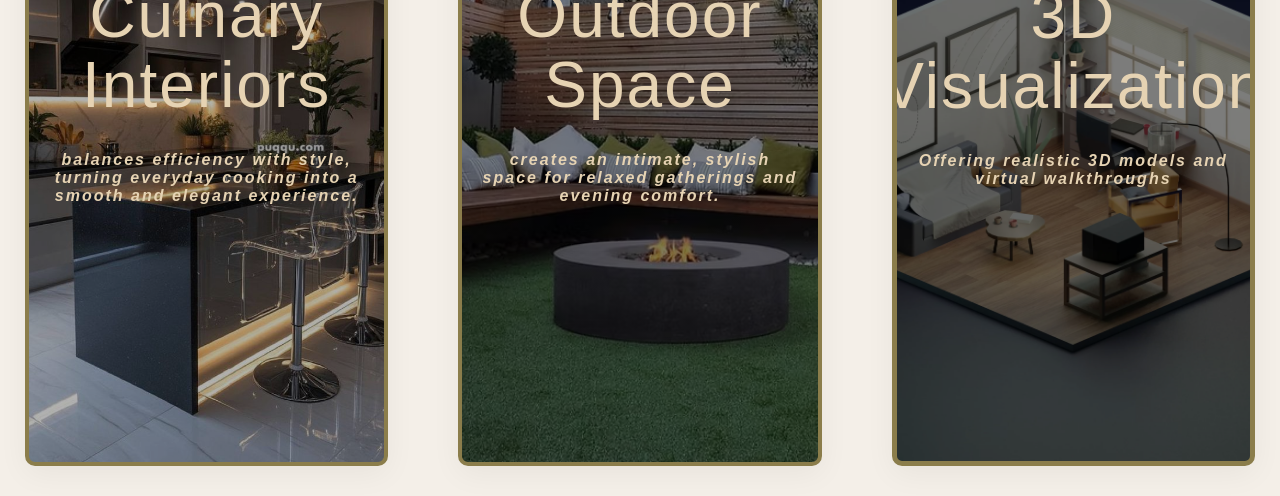
<file: services1.html>
<!DOCTYPE html>
<html lang="en">
<head>
<meta charset="UTF-8">
<title>Luxury Interior Section</title>
<link rel="stylesheet" href="style2.css">
</head>

<body>
    <section class="hero-section">
        <nav class="navbar">
              <div class="logo">
                <img src="logo3.png" alt="Luxine Logo">
                <span>Luxine</span>
            </div>
     <ul class="nav-links">
                <li><a href="index.html">HOME </a></li>
                <li><a href="about us1.html">ABOUT US</a></li>
                <li><a href="services1.html">SERVICES</a></li>
                <li><a href="contact us1.html">CONTACT US</a></li>
            </ul>
        </nav>
        <div class="hero-content">
            <h1>OUR SERVICES</h1>
        </div>
        </section>
        <div class="text">
             <div class="movingtext"> 
                
                ✻ RENOVATION AND REMODELLING  ✻
                                      INTERIORS AND EXTERIORS  ✻
                                      BUIDING DESIGN  ✻
                                      CONSTRUCTION  ✻
             </div>
             
</div>

        </div>
        <div class="container">
            <div class="boxes">
                <div class="box1" onclick="goToPage()" style="cursor: pointer;">
                    <div class="box-content" >
                        <h1>Interior Design</h1><hr>
                         <h4> <i> We create elegant interiors with color, lighting, furniture, & material</i></h4>
                    </div>
                </div>
                <div class="box2" onclick="goToPage2()" style="cursor: pointer;">
                      <div class="box-content">
                          <h1>Exterior Design</h1>
                          <h4><i>We blend architecture and surroundings to create a timeless, elegant visual story.</i></h4>
                      </div>
                 </div>
                 <div class="box3" onclick="goToPage3()" style="cursor: pointer;">
                     <div class="box-content">
                         <h1>Commercial Architecture</h1>
                           <h4><i>Creating innovative office spaces & unique commercial buildings</i></h4>
                      </div>
               </div>
                
            </div>
            <div class="boxes">
                <div class="box4" onclick="goToPage4()"style="cursor: pointer;" >
            
                 <div class="box-content" >
                        <h1>Culnary Interiors</h1>
                        <h4><i>balances efficiency with style, turning everyday cooking into a smooth and elegant experience.</i></h4>
                 </div>
            
                </div>
                <div class="box5" onclick="goToPage5()" style="cursor: pointer;">
                     <div class="box-content">
                          <h1>Outdoor Space</h1>
                          <h4><i>creates an intimate, stylish space for relaxed gatherings and evening comfort.</i></h4>
                     </div>
                </div>
                <div class="box6">
                    <div class="box-content" onclick="goToPage6()" style="cursor: pointer;">
                        <h1>3D Visualization</h1>
                        <h4><i>Offering realistic 3D models and virtual walkthroughs</i></h4>
                    </div>
                </div>
            </div>
        </div>
        <script>
          function goToPage() {
            window.location.href= "interiordesign.html" ;
          }
          function goToPage2() {
            window.location.href= "exteriordesign.html" ;
          }
           function goToPage3() {
            window.location.href= "comercialartitecture.html";
          }
          function goToPage4() {
            window.location.href= "culnaryinteriors.html";
          }
          function goToPage5() {
            window.location.href= "outdoor space.html";
          }
          function goToPage6() {
            window.location.href= "3Dvisualization.html";
          }
        </script>
        </body>
        </html>
</file>
<file: style.css>
* {
    margin: 0;
    padding: 0;
    box-sizing: border-box;
    font-family: 'Helvetica Neue', Arial, sans-serif;
    animation:fadein 0.5s ease-in;

}
@keyframes fadein
{
    from{opacity:0;}
    to{opacity:1;}
}

.hero-section {
    width: 100%;
    height: 100vh;
    background: linear-gradient(rgba(0,0,0,0.5), rgba(0,0,0,0.5)), 
                url('pic2.jpg') center/cover no-repeat;
    color: white;
    display: flex;
    flex-direction: column;
}

/* Navigation */
.navbar {
    display: flex;
    justify-content: space-between;
    align-items: center;
    padding: 20px 50px;
}

.logo {
    display: flex;
    align-items: center;
    font-size: 24px;
    font-weight: bold;
     animation:fadein 0.5s ease-in;

}
@keyframes fadein
{
    from{opacity:0;}
    to{opacity:1;}
}



.nav-links {
    list-style: none;
    display: flex;
    gap: 30px;
}

.nav-links li a {
    text-decoration: none;
    color: white;
    font-size: 14px;
    letter-spacing: 1px;
    font-weight: 500;
}

.cta-button {
    background-color: #b5a478; /* Muted gold color from image */
    color: white;
    padding: 12px 24px;
    text-decoration: none;
    border-radius: 25px;
    font-weight: 500;
}

/* Hero Content */
.hero-content {
    flex-grow: 1;
    display: flex;
    flex-direction: column;
    justify-content: center;
    align-items: center;
    text-align: center;
    padding: 0 10%;
}

.sub-headline {
    font-size: 16px;
    letter-spacing: 1px;
    margin-bottom: 20px;
}

h1 {
    font-size: 64px;
    line-height: 1.1;
    margin-bottom: 30px;
    font-weight: 400;
    letter-spacing: 2px;
}

.description {
    max-width: 800px;
    font-size: 18px;
    line-height: 1.6;
    opacity: 0.9;
}
</file>
<file: style1.css>
* {
    margin: 0;
    padding: 0;
    box-sizing: border-box;
    font-family: "Segoe UI", sans-serif;
}

body {
    background: #f4efe8;
}

.hero {
    display: grid;
    grid-template-columns: 45% 55%;
    padding: 50px;
    gap: 40px;
}


.hero-left {
    position: relative;
}

.img-top {
    width: 90%;
    border-radius: 20px;
    object-fit: cover;
}

.img-bottom {
    width: 80%;
    position: absolute;
    bottom: -60px;
    left: 60px;
    border-radius: 20px;
    box-shadow: 0 20px 40px rgba(0,0,0,0.15);
}


.hero-right h1 {
    font-size: 42px;
    font-weight: 600;
    margin-bottom: 20px;
}

.subtitle {
    color: #555;
    line-height: 1.6;
    margin-bottom: 25px;
}

.features {
    display: flex;
    gap: 40px;
    margin-bottom: 30px;
    color: #6a5d45;
    font-weight: 500;
}


.boxes {
    display: grid;
    grid-template-columns: 1fr 1fr;
    gap: 25px;
    margin-top: 10px;
}

.box {
    background: #ffffff;
    padding: 25px;
    border-radius: 16px;
    box-shadow: 0 8px 20px rgba(0,0,0,0.05);
}

.box h3 {
    margin-bottom: 10px;
    font-size: 20px;
}

.box p {
    color: #666;
    margin-bottom: 12px;
    line-height: 1.5;
}

.box-point {
    color: #8a7b5b;
    font-weight: 500;
    font-size: 14px;
}


.actions {
    margin-top: 30px;
    display: flex;
    align-items: center;
    gap: 20px;
}

.btn-primary {
    background: #9c8455;
    color: white;
    border: none;
    padding: 14px 26px;
    border-radius: 30px;
    font-size: 15px;
    cursor: pointer;
}

.btn-primary:hover {
    background: #7d6a45;
}

.quote {
    color: #9c8455;
    font-weight: 600;
    text-decoration: none;
}

.quote:hover {
    text-decoration: underline;
}


@media (max-width: 900px) {
    .hero {
        grid-template-columns: 1fr;
    }

    .img-bottom {
        position: static;
        width: 100%;
        margin-top: 20px;
    }

    .cards {
        grid-template-columns: 1fr;
    }
}
.navbar {
    display: flex;
    justify-content: space-between;
    align-items: center;
    padding: 20px 470px;
}
.nav-links {
    list-style: none;
    display: flex;
    gap: 30px;
}

.nav-links li a {
    text-decoration: none;
    color: black;
    font-size: 14px;
    letter-spacing: 1px;
    font-weight: 500;
    align-items: center;
}
.grid {
    display: grid;
}
.grid img {
    grid: area 1/ 1;;
}
.grid img:last-child{
    margin-top: 50px;
    margin-left: 30px;
}
.video
{
    width: 600px;
    height:600px;
}
</file>
<file: style3.css>
* {
    margin: 0;
    padding: 0;
    box-sizing: border-box;
    font-family: 'Helvetica Neue', Arial, sans-serif;
}

.hero-section {
    width: 100%;
    height: 80vh;
    background: linear-gradient(rgba(0,0,0,0.5), rgba(0,0,0,0.5)), 
                url('pic22.jpg') center/cover no-repeat;
    color: white;
    display: flex;
    flex-direction: column;
}
.navbar {
    display: flex;
    justify-content: space-between;
    align-items: center;
    padding: 20px 50px;
}

.logo {
    display: flex;
    align-items: center;
    font-size: 24px;
    font-weight: bold;
}

.nav-links {
    list-style: none;
    display: flex;
    gap: 30px;
}

.nav-links li a {
    text-decoration: none;
    color: white;
    font-size: 14px;
    letter-spacing: 1px;
    font-weight: 500;
}
h1 {
    font-size: 64px;
    line-height: 1.1;
    margin-bottom: 30px;
    font-weight: 400;
    letter-spacing: 1px;
    color:antiquewhite;
}
.hero-content {
    flex-grow: 1;
    display: flex;
    flex-direction: column;
    justify-content: center;
    align-items: center;
    text-align: center;
    padding: 0 10%;
    height: 80vh;
}
.container{
    background-color: #8B7D4B;
    height: 90vh;
    margin-top: 20px;
}
.boxes{
    display: grid;
    grid-template-columns: 1fr 1fr;
    gap:20px;
    
}
.box1{
      background-color:#f4efe8;
      height: 80vh;
     margin-top: 50px;
      margin-left: 20px;
    
}
.box1-content{
    background-color: #f4efe8;
    padding: 30px;

    
    margin-left:80px;
    margin-top: 20px;
    margin-bottom: 20px;
    margin-right: 80px;
    border-bottom: #8B7D4B solid 2px;
}
.box1 h2{
    letter-spacing: 2px;
    color: black;
    font-style: oblique;
    margin-left: 40px;
    margin-top: 60px;
}
.box1 h4{
     letter-spacing: 2px;
    color: black;
    font-style: oblique;
    margin-left: 40px;
    margin-top: 20px;

}
.box2{
      background-color: #f4efe8;
      height: 80vh;
       margin-top: 50px;
      margin-left: 20px;
      margin-right: 20px;
}
.box2 h2 {
    letter-spacing: 2px;
    color: black;
    font-style: oblique;
    margin-left: 40px;
    margin-top: 60px;
}

.logo2 {
    display: flex;
    align-items: center;
    font-size: 24px;
    font-weight: bold;
    height: 20px;
    width: 20px;
    gap: 20px;
}
.formcontainer
{
    height: 40vh;
    
    margin-left: 50px;
    margin-right: 50px;
    margin-top: 60px;
}
.box2 h4{
     letter-spacing: 2px;
    color: black;
    font-style: oblique;
    margin-left: 40px;
    margin-top: 20px;

}
.label{
  letter-spacing: 1px;
    color: black;
    font-style: oblique;

margin-left:40px ;
}
.row{
    display: flex;
    gap:30px;
    margin-bottom: 25px;
}
.form-group{
    flex:1;
    flex-direction: column;

}
.container3{
    background-color: black;
    height: 25vh;
    margin-top: 20px;
}
.box3{
    
    padding: 30px;
color: white;
 margin-left:80px;
 margin-top: 20px;
 margin-bottom: 20px;
 margin-right: 80px;

}
</file>
<file: style2.css>
* {
    margin: 0;
    padding: 0;
    box-sizing: border-box;
    font-family: 'Helvetica Neue', Arial, sans-serif;
}

.hero-section {
    width: 100%;
    height: 70vh;
    background: linear-gradient(rgba(0,0,0,0.5), rgba(0,0,0,0.5)), 
                url('pic5.png') center/cover no-repeat;
    color: white;
    display: flex;
    flex-direction: column;
}

/* Navigation */
.navbar {
    display: flex;
    justify-content: space-between;
    align-items: center;
    padding: 20px 50px;
}

.logo {
    display: flex;
    align-items: center;
    font-size: 24px;
    font-weight: bold;
}

.nav-links {
    list-style: none;
    display: flex;
    gap: 30px;
}

.nav-links li a {
    text-decoration: none;
    color: white;
    font-size: 14px;
    letter-spacing: 1px;
    font-weight: 500;
}
h1 {
    font-size: 64px;
    line-height: 1.1;
    margin-bottom: 30px;
    font-weight: 400;
    letter-spacing: 2px;
}
.hero-content {
    flex-grow: 1;
    display: flex;
    flex-direction: column;
    justify-content: center;
    align-items: center;
    text-align: center;
    padding: 0 10%;
}
.text
{
    background-color: #8B7D4B;
    padding: 30px;
}
.movingtext
    {
      font-size: 24px;
      color:white;
      position:relative ;
      animation-name:movetext;
      animation-duration: 12s;
      animation-iteration-count: infinite;
      display: inline-block;
      letter-spacing: 2px;
          
          
  
        }

        @keyframes movetext{
          from{
           margin-left:0px;
          }
          to{
            scroll-margin-right:0px;
          }
        }
    

    
   
.container
{
    background: #f4efe8;
height: 150vh;
}
.boxes {
    display: grid;
    grid-template-columns: 1fr 1fr 1fr;
    gap: 20px;
     
}
.box1{
 background: #ffffff;
    padding: 20px;
    border-radius: 10px;
    box-shadow: 0 8px 30px rgba(0,0,0,0.05);
    height: 70vh;
    margin-left:25px; 
    margin-top: 30px;
    margin-right: 25px;
    background:linear-gradient(rgba(0,0,0,0.5), rgba(0,0,0,0.5)), url(pic16.jpg) center/ cover no-repeat;
    overflow: hidden;
    border:#8B7D4B solid  4px;
}
.box1-content
{
   flex-grow: 1;
    display: flex;
    flex-direction: column;
    justify-content: center;
    align-items: center;
    text-align: center; 
    color:#E8DCCB;
    font-family: serif;
    letter-spacing: 2PX;
}
.box2{
 background: #ffffff;
    padding: 20px;
    border-radius: 10px;
    box-shadow: 0 8px 30px rgba(0,0,0,0.05);
    height: 70vh;
    margin-left:25px; 
    margin-top: 30px;
    margin-right: 25px;
     background: linear-gradient(rgba(0,0,0,0.5), rgba(0,0,0,0.5)), 
                url('pic9.jpg') center/cover no-repeat;
    overflow: hidden;
    border:#8B7D4B solid  4px;
       
}

.box-content
{
   flex-grow: 1;
    display: flex;
    flex-direction: column; 
    justify-content: center;
    align-items: center;
    text-align: center; 
    color:#E6D3B3;
    font-family: serif;
    letter-spacing: 2px;

}
.box-content h1
{
    margin-top: 120px;
}
.box3{
 background: #ffffff;
    padding: 20px;
    border-radius: 10px;
    box-shadow: 0 8px 30px rgba(0,0,0,0.05);
    height: 70vh;
    margin-left:25px; 
    margin-top: 30px;
    margin-right: 25px;
    background:linear-gradient(rgba(0,0,0,0.5), rgba(0,0,0,0.5)), url(pic11.webp) center/ cover no-repeat;
    overflow: hidden;
    border:#8B7D4B solid  4px;
}

.box4{
 background: #ffffff;
    padding: 20px;
    border-radius: 10px;
    box-shadow: 0 8px 30px rgba(0,0,0,0.05);
    height: 70vh;
    margin-left:25px; 
    margin-top: 30px;
    margin-right: 25px;
    background:linear-gradient(rgba(0,0,0,0.3), rgba(0,0,0,0.3)), url(pic18.jpg) center/ cover no-repeat;
    overflow: hidden;
    border:#8B7D4B solid  4px;
}
.box5{
 background: #ffffff;
    padding: 20px;
    border-radius: 10px;
    box-shadow: 0 8px 30px rgba(0,0,0,0.05);
    height: 70vh;
    margin-left:25px; 
    margin-top: 30px;
    margin-right: 25px;
    background:linear-gradient(rgba(0,0,0,0.5), rgba(0,0,0,0.5)), url(pic13.avif) center/ cover no-repeat;
    overflow: hidden;
    border:#8B7D4B solid  4px;
}
.box6{
 background: #ffffff;
    padding: 20px;
    border-radius: 10px;
    box-shadow: 0 8px 30px rgba(0,0,0,0.05);
    height: 70vh;
    margin-left:25px; 
    margin-top: 30px;
    margin-right: 25px;
    background:linear-gradient(rgba(0,0,0,0.5), rgba(0,0,0,0.5)), url(pic15.webp) center/ cover no-repeat;
    overflow: hidden;
    border:#8B7D4B solid  5px;
}
.marquee {
  width: 100%;
  overflow: hidden;
  background: #111;
  color: white;
  white-space: nowrap;
}

.track {
  display: inline-flex;
  animation: scroll 8s linear infinite;
}

.track span {
  padding-right: 50px; /* space between repeats */
  font-size: 20px;
}

@keyframes scroll {
  0% {
    transform: translateX(0);
  }
  100% {
    transform: translateX(100%);
  }
}
</file>
